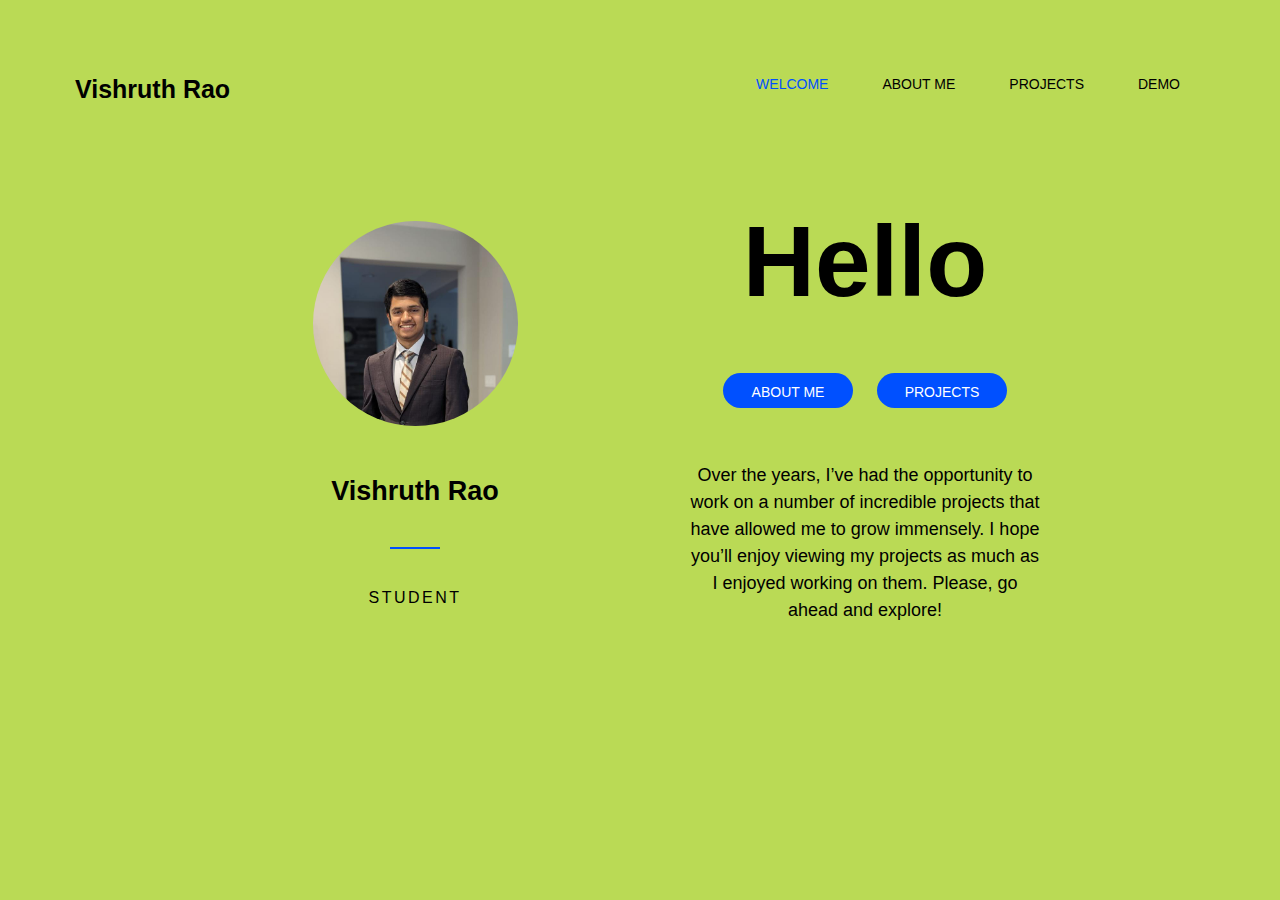
<file: index.html>
<!doctype html>
<html>
<head>
	<meta charset="utf-8">
	<title>Vishruth Rao</title>
	<link rel="stylesheet" type="text/css" href="css/universalStyles.css">
	<link rel="stylesheet" type="text/css" href="css/welcome.css">
</head>
<body>
	<div id="header">
	<a href="index.html" id="homepageLink">Vishruth Rao</a>
	<div id="pages">
	<a href="index.html" id="welcomeLink" class="headerLink">WELCOME</a>
	<a href="aboutme/index.html" id="aboutMeLink" class="headerLink">ABOUT ME</a>
	<a href="projects/index.html" id="projectsLink" class="headerLink">PROJECTS</a>
	<a href="demo/index.html" id='demoLink' class="headerLink">DEMO</a>
	</div>
	</div>
	
	<div id="overall">
	<div id="Left" class="block">
	<img src="resources/me.jpg" id="myPicture">
	<h1>Vishruth Rao</h1>
	<p id="blueline"></p>
	<p id="role">STUDENT</p>
	</div>
	<div id="right" class="block">
	<p id="hello">Hello</p>
	<div id="buttons">
	<a href="aboutme/index.html" class="button">ABOUT ME</a>
	<a href="projects/index.html" class="button">PROJECTS</a>
	</div>
	<p id="blurb">Over the years, I’ve had the opportunity to work on a number of incredible projects that have allowed me to grow immensely. I hope you’ll enjoy viewing my projects as much as I enjoyed working on them. Please, go ahead and explore!</p>
	</div>
	</div>
</body>
</html>
</file>
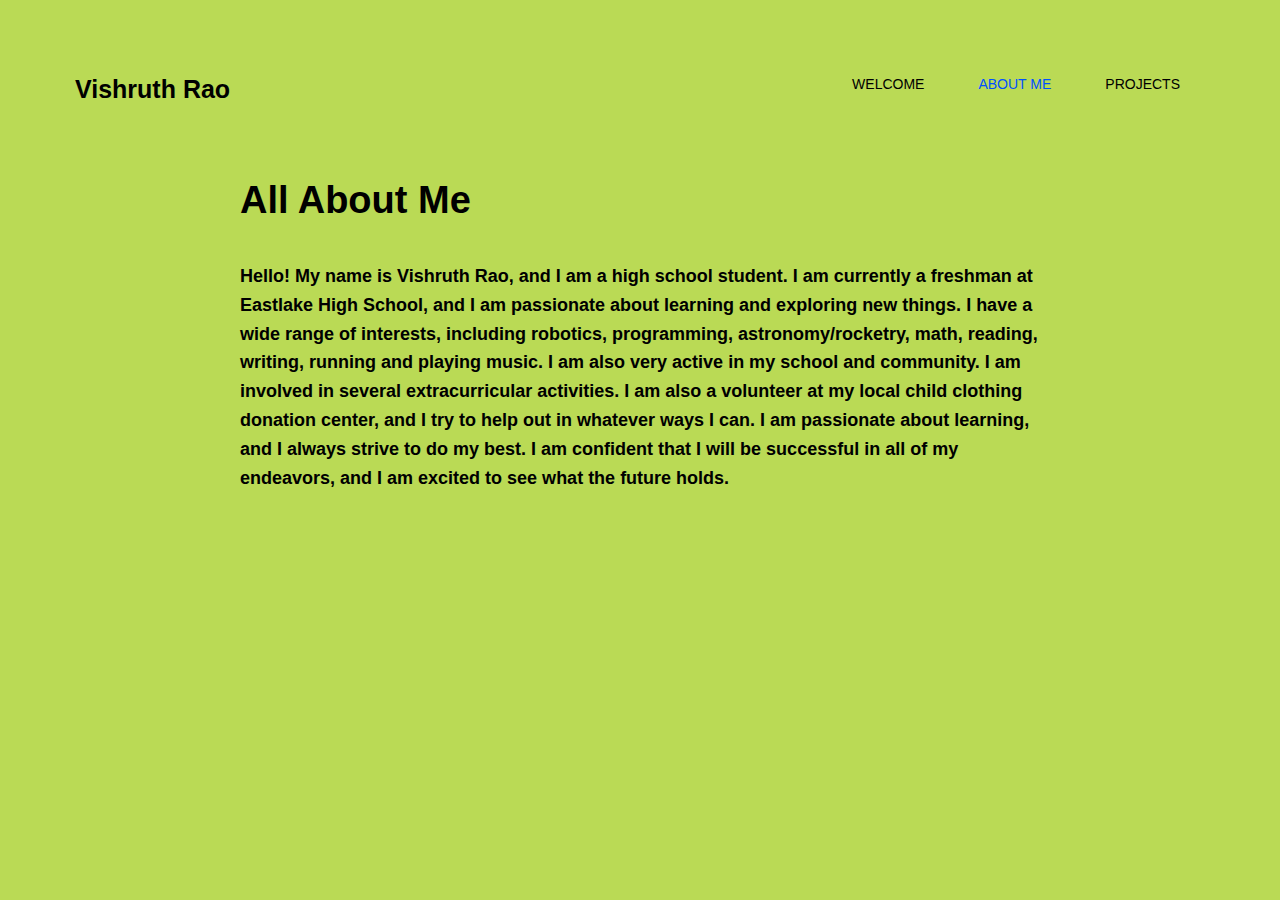
<file: aboutme/index.html>
<!doctype html>
<html>
<head>
	<meta charset="utf-8">
	<title>About Me</title>
	<link rel="stylesheet" href="../css/universalStyles.css">
	<link rel="stylesheet" href="../css/aboutme.css">
</head>
<body>
	<div id="header">
		<a href="../index.html" id="homepageLink">Vishruth Rao</a>
		<div>
			<a href="../index.html" class="headerLink" id="welcomeLink">WELCOME</a>
			<a href="index.html" class="headerLink" id="aboutmeLink">ABOUT ME</a>
			<a href="../projects/index.html" class="headerLink" id="projectsLink">PROJECTS</a>
		</div>
	</div>
	<h1>All About Me</h1>
	<p>Hello! My name is Vishruth Rao, and I am a high school student. I am currently a freshman at Eastlake High School, and I am passionate about learning and exploring new things. I have a wide range of interests, including robotics, programming, astronomy/rocketry, math, reading, writing, running and playing music. I am also very active in my school and community. I am involved in several extracurricular activities. I am also a volunteer at my local child clothing donation center, and I try to help out in whatever ways I can. I am passionate about learning, and I always strive to do my best. I am confident that I will be successful in all of my endeavors, and I am excited to see what the future holds.</p>
</body>
</html>
</file>
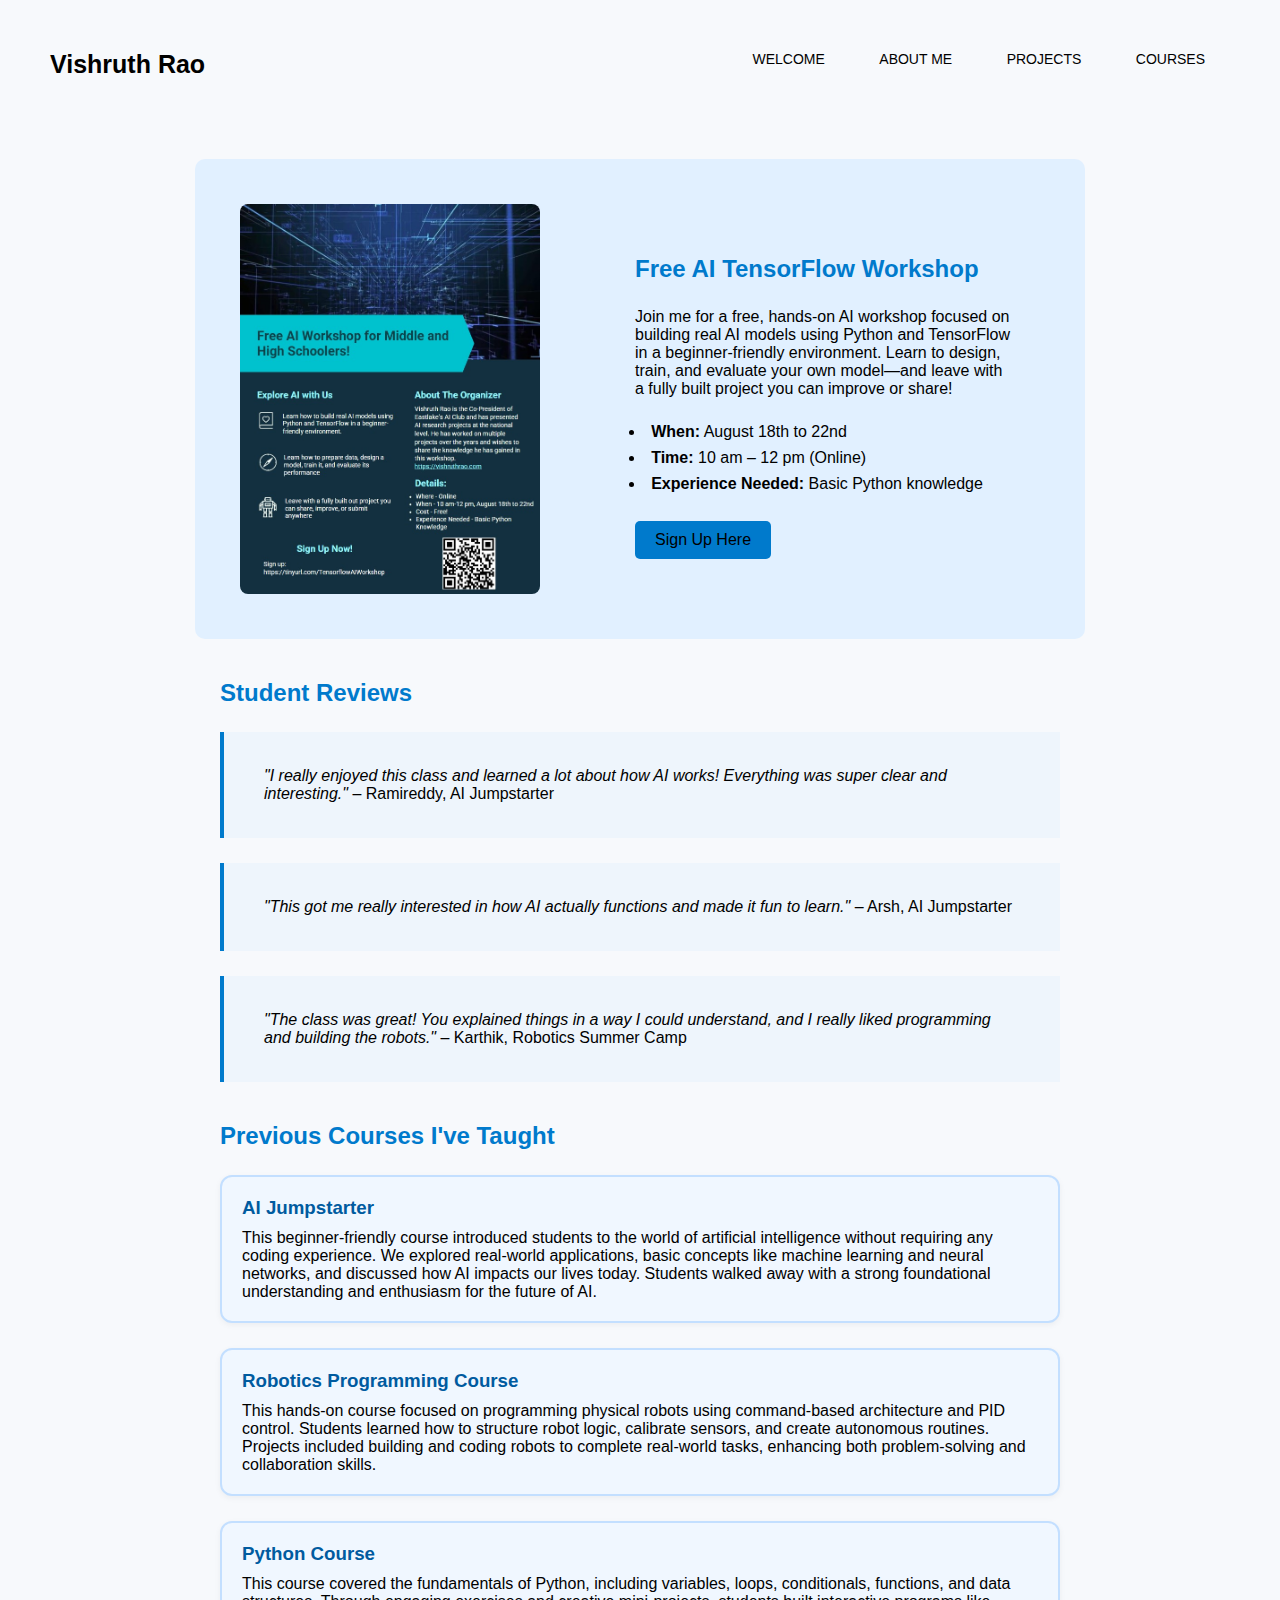
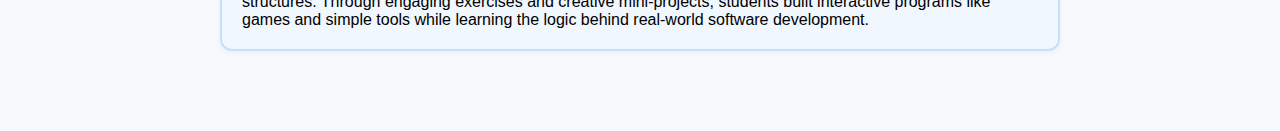
<file: courses/index.html>
<!doctype html>
<html>
<head>
	<meta charset="utf-8">
	<title>Projects</title>
	<link rel="stylesheet" type="text/css" href="../css/universalStyles.css">
	<link rel="stylesheet" type="text/css" href="../css/courses.css">
</head>
<body>
	<div id="header">
	<a href="../index.html" id="homepageLink">Vishruth Rao</a>
	<div>
	<a href="../index.html" id="welcomeLink" class="headerLink">WELCOME</a>
	<a href="../aboutme/index.html" id="aboutmeLink" class="headerLink">ABOUT ME</a>
	<a href="../projects/index.html" id="projectsLink" class="headerLink">PROJECTS</a>
	<a href="../courses/index.html" id="coursesLink" class="headerLink">COURSES</a>
	</div>
	</div>


	<div class="content">
		<section class="workshop-promo">
			<img src="../resources/Tensorflow-Workshop.jpg" alt="TensorFlow AI Workshop Poster">
			<div class="promo-text">
				<h2>Free AI TensorFlow Workshop</h2>
				<p>Join me for a free, hands-on AI workshop focused on building real AI models using Python and TensorFlow in a beginner-friendly environment. Learn to design, train, and evaluate your own model—and leave with a fully built project you can improve or share!</p>
				<ul>
					<li><strong>When:</strong> August 18th to 22nd</li>
					<li><strong>Time:</strong> 10 am – 12 pm (Online)</li>
					<li><strong>Experience Needed:</strong> Basic Python knowledge</li>
				</ul>
				<a href="https://tinyurl.com/TensorflowAIWorkshop" target="_blank" class="signup-btn">Sign Up Here</a>
			</div>
		</section>

		<section class="reviews">
			<h2>Student Reviews</h2>
			<div class="review">
				<p><em>"I really enjoyed this class and learned a lot about how AI works! Everything was super clear and interesting."</em> – Ramireddy, AI Jumpstarter</p>
			</div>
			<div class="review">
				<p><em>"This got me really interested in how AI actually functions and made it fun to learn."</em> – Arsh, AI Jumpstarter</p>
			</div>
			<div class="review">
				<p><em>"The class was great! You explained things in a way I could understand, and I really liked programming and building the robots."</em> – Karthik, Robotics Summer Camp</p>
			</div>
		</section>

		<section class="previous-courses">
			<h2>Previous Courses I've Taught</h2>
			<div class="course-box">
				<h3>AI Jumpstarter</h3>
				<p>This beginner-friendly course introduced students to the world of artificial intelligence without requiring any coding experience. We explored real-world applications, basic concepts like machine learning and neural networks, and discussed how AI impacts our lives today. Students walked away with a strong foundational understanding and enthusiasm for the future of AI.</p>
			</div>
			<div class="course-box">
				<h3>Robotics Programming Course</h3>
				<p>This hands-on course focused on programming physical robots using command-based architecture and PID control. Students learned how to structure robot logic, calibrate sensors, and create autonomous routines. Projects included building and coding robots to complete real-world tasks, enhancing both problem-solving and collaboration skills.</p>
			</div>
			<div class="course-box">
				<h3>Python Course</h3>
				<p>This course covered the fundamentals of Python, including variables, loops, conditionals, functions, and data structures. Through engaging exercises and creative mini-projects, students built interactive programs like games and simple tools while learning the logic behind real-world software development.</p>
			</div>
		</section>
	</div>
</body>
</html>
</body>
</file>
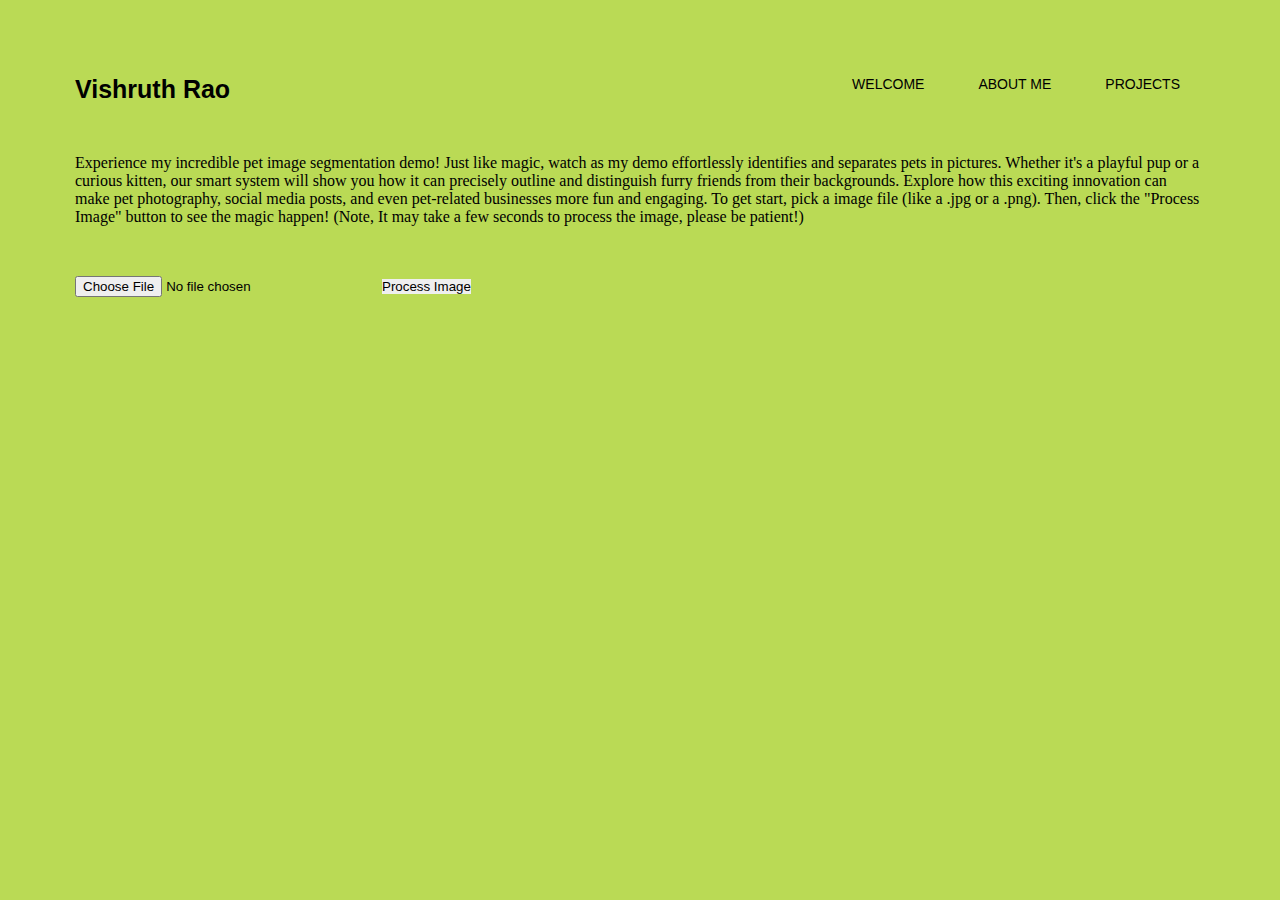
<file: demo/index.html>
<!DOCTYPE html>
<html lang="en">
<head>
    <meta charset="UTF-8">
    <meta name="viewport" content="width=device-width, initial-scale=1.0">
	<link rel="stylesheet" href="../css/universalStyles.css">
    <link rel="stylesheet" href="../css/demo.css">
    <title>Image Processing Demo</title>
    <script src="../js/demo.js"></script>
</head>
<body>
    <div id="header">
		<a href="../index.html" id="homepageLink">Vishruth Rao</a>
		<div>
			<a href="../index.html" class="headerLink" id="welcomeLink">WELCOME</a>
			<a href="index.html" class="headerLink" id="aboutmeLink">ABOUT ME</a>
			<a href="../projects/index.html" class="headerLink" id="projectsLink">PROJECTS</a>
	</div>
    </div>
    <p>
        Experience my incredible pet image segmentation demo! Just like magic, watch as my demo effortlessly identifies and separates pets in pictures. Whether it's a playful pup or a curious kitten, our smart system will show you how it can precisely outline and distinguish furry friends from their backgrounds. Explore how this exciting innovation can make pet photography, social media posts, and even pet-related businesses more fun and engaging. To get start, pick a image file (like a .jpg or a .png). Then, click the "Process Image" button to see the magic happen! (Note, It may take a few seconds to process the image, please be patient!)
    </p>
    <input type="file" id="imageInput">
    <button onclick="main()">Process Image</button>
    <div id="resultImageContainer"></div>


    <script>
        async function main() {
            const inputElement = document.getElementById('imageInput');
            const selectedFile = inputElement.files[0];

            if (!selectedFile) {
                console.error('No file selected.');
                return;
            }

            const reader = new FileReader();

            reader.onload = async (event) => {
                const imageBuffer = event.target.result;

                const img = new Image();

                img.onload = async () => {
                    try {
                        const bitmap = await createImageBitmap(img);

                        const tfImage = tf.browser.fromPixels(bitmap);
                        const resizedImage = tf.image.resizeBilinear(tfImage, [128, 128]);
                        const normalizedImage = resizedImage.div(255.0);
                        const expandedImage = normalizedImage.expandDims(0);

                        const imageArray = Array.from(expandedImage.dataSync());
                        const inputShape = [1, 128, 128, 3];
                        const reshapedImageArray = tf.tensor(imageArray, inputShape);
                        const url = 'http://api-dot-website-394218.uc.r.appspot.com/';
                        const jsonData = { image: reshapedImageArray.arraySync() };
                        const response = await fetch(url, {
                            method: 'POST',
                            headers: {
                                'Content-Type': 'application/json',
                            },
                            body: JSON.stringify(jsonData)
                        });

                        if (!response.ok) {
                            throw new Error('Network response was not ok');
                        }

                        const responseData = await response.json();

                        const receivedImageArray = responseData.new_image;
                        const scaleFactor = 5; 
                        const scaledWidth = 128 * scaleFactor;
                        const scaledHeight = 128 * scaleFactor;

                    
                        const canvas = document.createElement('canvas');
                        canvas.width = scaledWidth;
                        canvas.height = scaledHeight;
                        const ctx = canvas.getContext('2d');
                        const paletteColors = [
                            [68, 1, 84],   
                            [32, 143, 140], 
                            [253, 231, 36], 
                        ];
                        receivedImageArray.forEach((row, rowIndex) => {
                            row.forEach((colors, colIndex) => {
                                
                            const [r, g, b] = paletteColors[colors];
                            ctx.fillStyle = `rgb(${r},${g},${b})`;
                            const x = colIndex * scaleFactor;
                            const y = rowIndex * scaleFactor;

                            ctx.fillRect(x, y, scaleFactor, scaleFactor);
                            });
                        });


                        const resultImageContainer = document.getElementById('resultImageContainer');
                        resultImageContainer.innerHTML = '';
                        resultImageContainer.appendChild(canvas);
                    } catch (error) {
                        console.error('Error:', error);
                    }
                };

                img.src = imageBuffer;
            };

            reader.readAsDataURL(selectedFile);
        }
    </script>
</body>
</html>
</file>
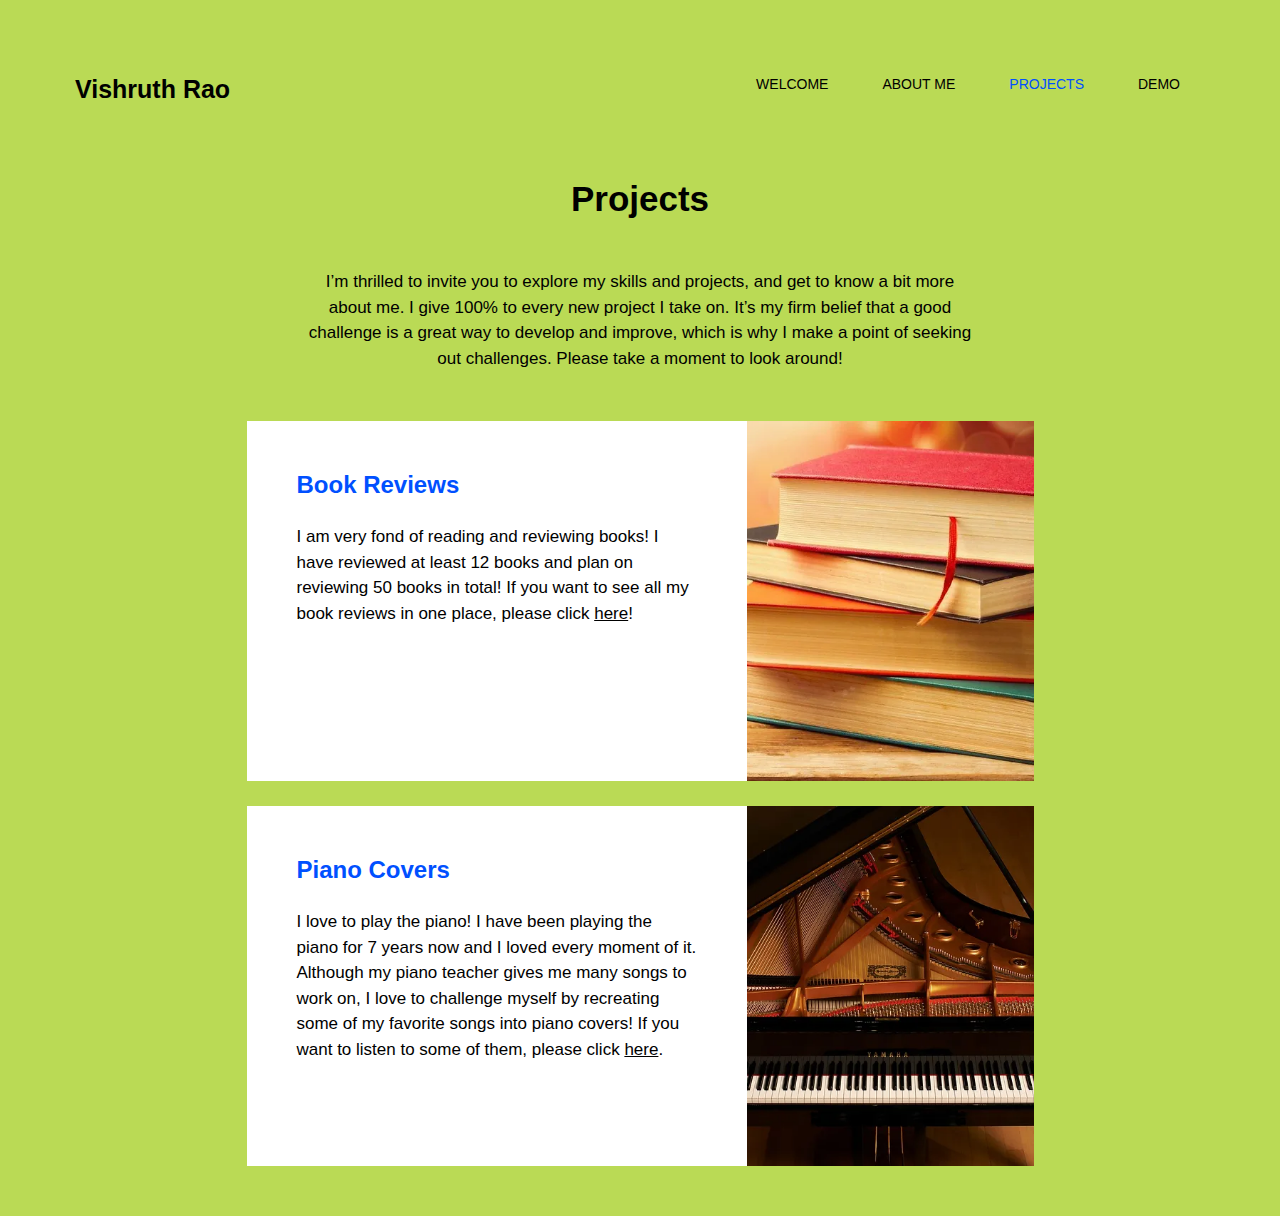
<file: projects/index.html>
<!doctype html>
<html>
<head>
	<meta charset="utf-8">
	<title>Projects</title>
	<link rel="stylesheet" type="text/css" href="../css/universalStyles.css">
	<link rel="stylesheet" type="text/css" href="../css/projects.css">
</head>
<body>
	<div id="header">
	<a href="../index.html" id="homepageLink">Vishruth Rao</a>
	<div>
	<a href="../index.html" id="welcomeLink" class="headerLink">WELCOME</a>
	<a href="../aboutme/index.html" id="aboutmeLink" class="headerLink">ABOUT ME</a>
	<a href="index.html" id="projectsLink" class="headerLink">PROJECTS</a>
	<a href="../demo/index.html" id="demoLink" class="headerLink">DEMO</a>
	</div>
	</div>
	<div id="intro">
	<h1>Projects</h1>
	<section>I’m thrilled to invite you to explore my skills and projects, and get to know a bit more about me. I give 100% to every new project I take on. It’s my firm belief that a good challenge is a great way to develop and improve, which is why I make a point of seeking out challenges. Please take a moment to look around!</section>
	</div>
	<div id="bookReviews" class="projects">
		<div class="containter">
		<article id="bookReviewsTitle">Book Reviews</article>
		<p id="bookReviewsPara">I am very fond of reading and reviewing books! I have reviewed at least 12 books and plan on reviewing 50 books in total! If you want to see all my book reviews in one place, please click <a class="link" href="https://litpick.com/users/authenticated-user-reviewer/powerlax" target="_blank" class="link">here</a>!</p>
		</div>
		<img src="../resources/books.jpg">
	</div>
	<div>
	</div>
	<div id="pianoCovers" class="projects">
		<div class="containter">
		<article id="pianoCoversTitle">Piano Covers</article>
		<p id="pianoCoverPara">I love to play the piano! I have been playing the piano for 7 years now and I loved every moment of it. Although my piano teacher gives me many songs to work on, I love to challenge myself by recreating some of my favorite songs into piano covers! If you want to listen to some of them, please click <a class="link" href="https://www.youtube.com/channel/UCKf8l3YtIwUTPTRw1owCAyQ" target="_blank" class="link">here</a>.</p>
		</div>
		<img src="../resources/piano.jpg">
	</div>
</body>
</html>
</file>
<file: css/universalStyles.css>
* {
	box-sizing: border-box;
	margin: 25px;
	border: 0;
	padding: 0;
	color: black;
}

body{
	background: #bada55;
}

a:link, a:visited{
	color: black;
	font-style: normal;
	text-decoration: none;
}

#header {
	display: flex;
	justify-content: space-between;
	margin: 0px;
}
#homepageLink {
	font-family: Poppins Semi Bold, sans-serif;
	font-weight: bold;
	font-size: 25px;
}


.headerLink {
	font-family: sans-serif;
	font-weight: lighter;
	font-size: 14px;
}
</file>
<file: css/welcome.css>
img {
	width: 205px;
	height: 205px;
	border-radius: 50%
}

.block {
	display: flex;
	flex-direction: column;
	align-items: center;
	width: 400px;
}

#overall {
	display: flex;
	align-items: center;
	justify-content: center;
}

h1 {
	width: auto;
	font-family: Poppins Semi Bold, sans-serif;
	font-size: 27px;
	font-weight: bold;
	box-sizing: content-box;
}

#blueline {
	width: 50px;
	height: 1.5px;
	background: #0050FF;
	margin-top: 15px;
}

#welcomeLink {
	color: #0050FF;
}

#role {
	margin-top: 15px;
	font-family: Avenir Light, sans-serif;
	font-size: 17;
	letter-spacing: 2.5px;
}

#hello {
	font-family: Poppins Semi Bold, sans-serif;
	font-size: 100px;
	font-weight: bold;
}

.button {
  background-color: #0050FF;
  color: white !important;
  height: 35px;
  text-align: center;
  display: inline-block;
  padding: 10.5px;
  font-size: 14px;
  margin: 4px 2px;
  width: 130px;
  font-family: sans-serif;
  border-radius: 20px;
  margin-left: 10px;
  margin-right: 10px;
}

#blurb {
	font-family: Averir Light, sans-serif;
	font-size: 18px;
	text-align: center;
	font-weight: light;
	line-height: 1.5;
}
</file>
<file: css/aboutme.css>
h1{
	font-family: Poppins Semi Bold, sans-serif;
	font-size: 38px;
	width: 800px;
	margin: auto;
	padding-top: 50px;	
}

p {
	font-family: Avenir, sans-serif;
	font-size: 18px;
	width: 800px;
	margin: auto;
	padding-top: 40px;	
	line-height: 1.6;
	font-weight: 600;
}

#aboutmeLink {
	color: #0050FF;
}
</file>
<file: css/courses.css>
body {
	font-family: Arial, sans-serif;
	margin: 0;
	padding: 0;
	background-color: #f7f9fc;
	color: #333;
}

.content {
	padding: 30px;
	max-width: 1000px;
	margin: 0 auto;
}

h2 {
	color: #007acc;
	margin-top: 40px;
	margin-bottom: 20px;
}

ul {
	padding-left: 1.2em;
	margin: 10px 0;
	list-style-position: inside;
}

ul li {
	margin: 0;
	padding: 0 0 8px 1.2em;
	text-indent: -1.2em;
}

.review {
	margin-bottom: 20px;
	padding: 10px 15px;
	border-left: 4px solid #007acc;
	background-color: #eef5fc;
}

.workshop-promo {
	display: flex;
	flex-wrap: wrap;
	align-items: center;
	background-color: #e1f0ff;
	border-radius: 10px;
	padding: 20px;
	gap: 20px;
}

.workshop-promo img {
	max-width: 300px;
	border-radius: 8px;
}

.promo-text {
	flex: 1;
	min-width: 250px;
}

strong {
	margin: 0px;
}

em {
	margin: 0px;
}

h3 {
	margin: 0px;
}

a:link, a:visited{
	font-style: normal;
	text-decoration: none;
}

.signup-btn {
	color: white;
	display: inline-block;
	margin-top: 10px;
	padding: 10px 20px;
	background-color: #007acc;
	border-radius: 5px;
	transition: background-color 0.3s;
}

.signup-btn:hover {
	background-color: #005e99;
}

.course-box {
	border: 2px solid #c3dfff;
	background-color: #f0f7ff;
	padding: 20px;
	border-radius: 12px;
	margin-bottom: 20px;
	box-shadow: 0 2px 6px rgba(0, 0, 0, 0.05);
	transition: transform 0.2s ease;
}

.course-box:hover {
	transform: translateY(-3px);
	box-shadow: 0 4px 12px rgba(0, 0, 0, 0.1);
}

.course-box h3 {
	margin-top: 0;
	color: #005b9f;
} 

.course-box p {
	margin: 10px 0 0 0;
}
</file>
<file: css/demo.css>
#demoLink {
	color: #0050FF;
}
#resultImageContainer {
	display: flex;
	justify-content: center;
}
</file>
<file: css/projects.css>
.link {
	margin: 0px;
}

#intro {
	display: flex;
	text-align: center;
	align-items: center;
	flex-direction: column;
}

h1 {
	font-family: Poppins Semi Bold, sans-serif;
	font-size: 35px;
	font-weight: bold;
}

section, p {
	font-family: Avenir Light, sans-serif;
	width: 670px;
	font-size: 17px;
	line-height: 1.5;
}

p {
	width: 400px;
	font-size: 17px;
}

.projects {
	display: flex;
	background: white;
	height: 360px;
	width: 787px;
	margin: auto;
}

article {
	font-family: Poppins Semi Bold, sans-serif;
	font-size: 24px;
	font-weight: bolder;
	color: #0050FF;
}

.link {
	text-decoration: underline !important;
}

img {
	height: 360px;
	margin: 0px;
}

#projectsLink {
	color: #0050FF;
}
</file>
